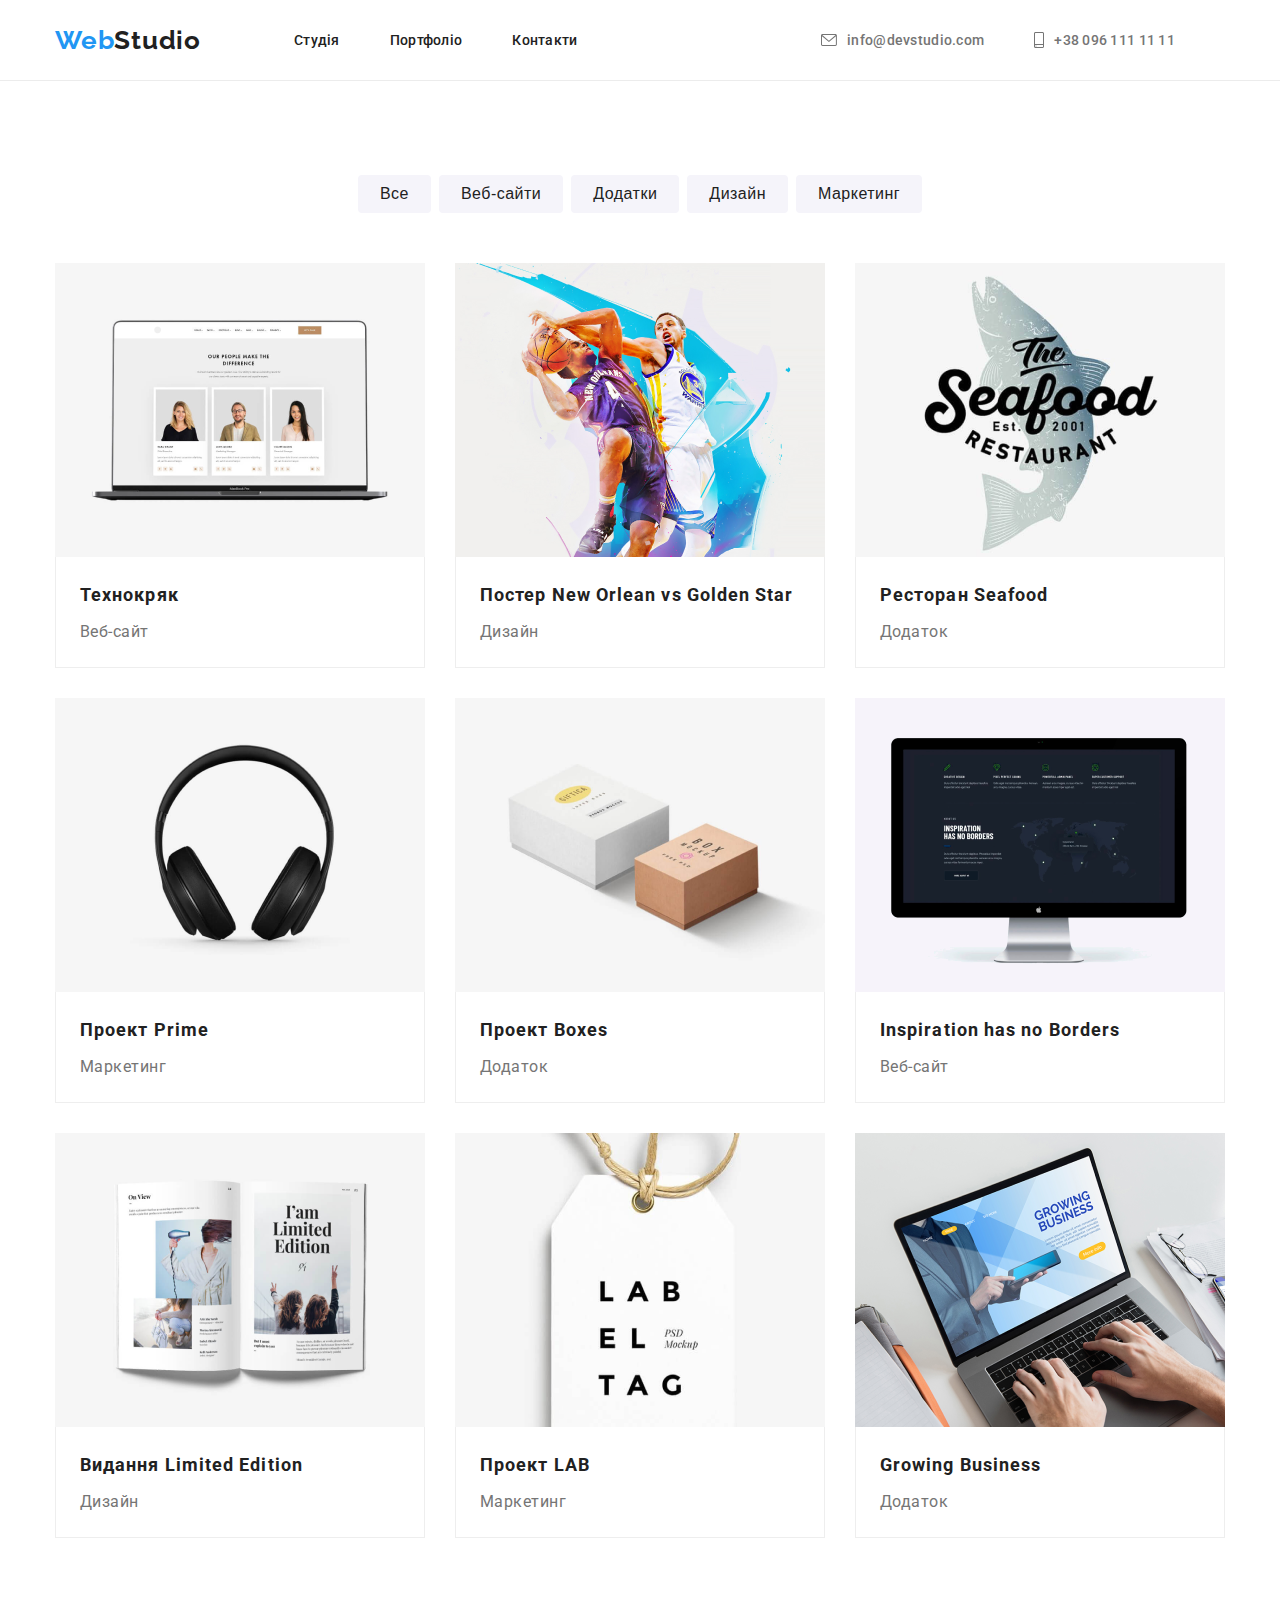
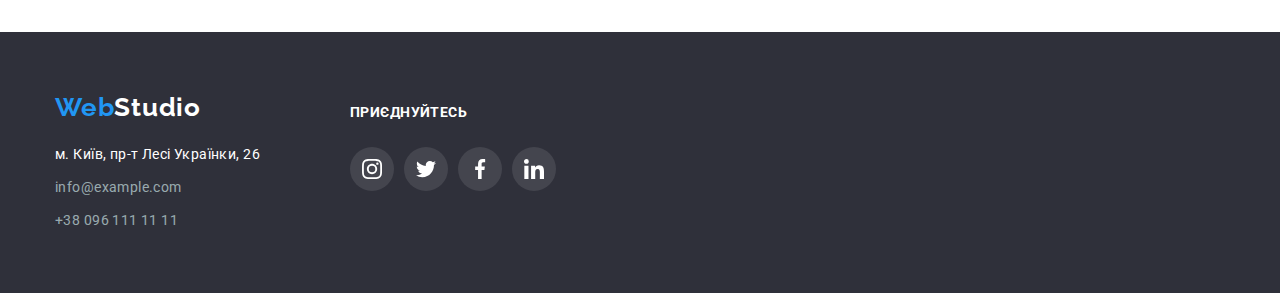
<file: portfolio.html>
<!DOCTYPE html>
<html lang="uk">
  <head>
    <meta charset="UTF-8" />
    <meta http-equiv="X-UA-Compatible" content="IE=edge" />
    <meta name="viewport" content="width=device-width, initial-scale=1.0" />
    <title>Portfolio</title>
    <!--Шрифти-->
    <link rel="preconnect" href="https://fonts.googleapis.com" />
    <link rel="preconnect" href="https://fonts.gstatic.com" crossorigin />
    <link href="https://fonts.googleapis.com/css2?family=Raleway:wght@700&family=Roboto:wght@400;500;700;900&display=swap"
      rel="stylesheet"
    />
    <link rel="stylesheet" href="https://cdnjs.cloudflare.com/ajax/libs/modern-normalize/1.1.0/modern-normalize.min.css" integrity="sha512-wpPYUAdjBVSE4KJnH1VR1HeZfpl1ub8YT/NKx4PuQ5NmX2tKuGu6U/JRp5y+Y8XG2tV+wKQpNHVUX03MfMFn9Q==" crossorigin="anonymous" referrerpolicy="no-referrer" />
    <link rel="stylesheet" href="./css/styles.css" />
  </head>

  <body>

    <header class="header.box">
      <div class="container header-container">
      <nav class="nav">
        <a href="./index.html" lang="en" class="logo"><span class="logo-accent">Web</span>Studio</a>
        <ul class="site-nav">
          <li class="item"><a href="./index.html" class="link">Студія</a></li>
          <li class="item"><a href="./portfolio.html" class="link">Портфоліо</a></li>
          <li class="item"><a href=" " class="link">Контакти</a></li>
        </ul>
      </nav>
      <ul class="contact-list">
        <!--електронна пошта-->
        <li class="item">
          <a  href="mailto:info@devstudio.com" class="link"> info@devstudio.com

            <svg class="icon" width="16" height="12">
              <use href="./images/sprite.svg#icon-mail"></use>
            </svg>

          </a>
        </li>
        <!--номер телефону-->
        <li class="item">
          <a  href="tel:+380961111111" class="link">+38 096 111 11 11

            <svg class="icon" width="10" height="16">
              <use href="./images/sprite.svg#icon-smartphone"></use>
            </svg>

          </a>
        </li>
      </ul>
      </div>
    </header>
    <main>
      <section class="btn-section">
        <div class="container">
        <h1 class="title">Портфоліо</h1>
        <ul class="list">
          <li class="item"><button type="button" class="btn-list">Все</button></li>
          <li class="item"><button type="button" class="btn-list">Веб-сайти</button></li>
          <li class="item"><button type="button" class="btn-list">Додатки</button></li>
          <li class="item"><button type="button" class="btn-list">Дизайн</button></li>
          <li class="item"><button type="button" class="btn-list">Маркетинг</button></li>
        </ul>
        <ul class="list">
          <li class="card">
            <a href="">
              <img
                src="./images2/img1.png"
                alt="Ноутбук"
                width="370"
                height="294"
              />
            </a>
           <div class="div-project"> <h2 class="project">Технокряк</h2>
            <p class="name">Веб-сайт</p> </div>
          </li>
          <li class="card">
            <a href="">
              <img
                src="./images2/img2.png"
                alt="Баскетбольний постер"
                width="370"
                height="294"
              />
            </a>
            <div class="div-project"> <h2 class="project">Постер New Orlean vs Golden Star</h2>
            <p class="name">Дизайн</p> </div>
          </li>
          <li class="card">
            <a href="">
              <img
                src="./images2/img3.png"
                alt="Лого додатку"
                width="370"
                height="294"
              />
            </a>
          <div class="div-project"> <h2 class="project">Ресторан Seafood</h2>
            <p class="name">Додаток</p> </div>
          </li>
          <li class="card">
            <a href="">
              <img
                src="./images2/img4.png"
                alt="Навушники"
                width="370"
                height="294"
              />
            </a>
           <div class="div-project"> <h2 class="project">Проект Prime</h2>
            <p class="name">Маркетинг</p> </div>
          </li>
          <li class="card">
            <a href="">
              <img
                src="./images2/img5.png"
                alt="Коробки"
                width="370"
                height="294"
              />
            </a>
            <div class="div-project"> <h2 class="project">Проект Boxes</h2>
            <p class="name">Додаток</p> </div>
          </li>
          <li class="card">
            <a href="">
              <img
                src="./images2/img6.png"
                alt="Монітор"
                width="370"
                height="294"
              />
            </a>
          <div class="div-project"> <h2 class="project">Inspiration has no Borders</h2>
            <p class="name">Веб-сайт</p> </div>
          </li>
          <li class="card">
            <a href="">
              <img
                src="./images2/img7.png"
                alt="Книга"
                width="370"
                height="294"
              />
            </a>
          <div class="div-project"> <h2 class="project">Видання Limited Edition</h2>
            <p class="name">Дизайн</p> </div>
          </li>
          <li class="card">
            <a href="">
              <img
                src="./images2/img8.png"
                alt="Етикетка"
                width="370"
                height="294"
              />
            </a>
          <div class="div-project"><h2 class="project">Проект LAB</h2>
            <p class="name">Маркетинг</p> </div>
          </li>
          <li class="card">
            <a href="">
              <img
                src="./images2/img9.png"
                alt="Додаток"
                width="370"
                height="294"
              />
            </a>
          <div class="div-project"> <h2 class="project">Growing Business</h2>
            <p class="name">Додаток</p> </div>
          </li>
        </ul>
        </div>
      </section>
    </main>

    <footer class="footer">
      <div class="container">
        <div class="ftr-box">
      <a href="./index.html" lang="en" class="logo-ftr"><span class="logo-accent-ftr">Web</span>Studio</a>
      <address class="address">
        <ul class="list">
          <li class="item">
            <a class="adrs-ftr"
              href="https://bit.ly/3pXMvUd"
              target="_blank"
              rel="noopener noreferrer"
            >
              м. Київ, пр-т Лесі Українки, 26</a
            >
          </li>
          <li class="item">
            <a  href="mailto:info@devstudio.com" class="nav-ftr"
              >info@example.com</a
            >
          </li>
          <li class="item">
            <a href="tel:+380961111111" class="nav-ftr">+38 096 111 11 11</a>
          </li>
        </ul>
      </address>
    </div>

    <div class="ftr-box-link">
      <h3 class="join">Приєднуйтесь</h3>
      <ul class="social">
        <li class="social-item">
          <a class="social-link link" href="" target="_blank" rel="noopener_noreferrer" 
          aria-label="іконка Instagram">
        
          <svg class="social-icon" width="20" height="20">
            <use href="./images/sprite.svg#icon-instagram"></use>
          </svg>
        
        </a>
        </li>
        <li class="social-item">
          <a class="social-link link" href="" target="_blank" rel="noopener_noreferrer" 
          aria-label="іконка Twitter">
        
          <svg  class="social-icon" width="20" height="20">
            <use href="./images/sprite.svg#icon-twitter"></use>
          </svg>
          </a>
        
        </li>
        <li class="social-item">
          <a class="social-link link" href="" target="_blank" rel="noopener_noreferrer" 
          aria-label="іконка Facebook">
        
          <svg class="social-icon" width="20" height="20">
            <use href="./images/sprite.svg#icon-facebook-1"></use>
          </svg>
         
        </a>
        </li>
        <li class="social-item">
          <a class="social-link link" href="" target="_blank" rel="noopener_noreferrer" 
          aria-label="іконка Linkedin">
        
          <svg class="social-icon" width="20" height="20">
            <use href="./images/sprite.svg#icon-linkedin"></use>
          </svg>
          </a>
        </li>
      </ul>
    </div>
      </div>
    </footer>
  </body>
</html>
</file>
<file: css/styles.css>
:root {
    --color-main-text: #212121;
    --color-secondary-text: #757575;
    --accent: #2196f3;
    --main-bg-cl: #e5e5e5;
    --secondary-bg-cl: #2f303a;
  }
     
    *,
    *::before,
    *::after {
    box-sizing: border-box;
    }

    html {
      box-sizing: border-box;
    }

  body {
    margin: 0%;
  }
  body {
    display: block;

  }
    body {
    font-family: 'Roboto', sans-serif;
    font-weight: 400;
    font-size: 14px;
    letter-spacing: 0.03em;
    line-height: 1.14;
  }

  ul {
    list-style: none;
  }
  a {
    text-decoration: none;
  }
  
  .icon {

    fill: currentColor;
  }
  
  .container {
    margin-right: auto;
    margin-left: auto;
    width: 1200px;
    padding-left: 15px;
    padding-right: 15px;
  }

  /** Шапка **/

  header {
    border-bottom: 1px solid #ececec;
  }
  .header.box {
letter-spacing: 0.02em;
    background-color: #FFFFFF;
  }
    .header-container {
    display: flex;
  justify-content: space-between;
  align-items: center;
  height: 80px;
  }

  .nav {
    display: flex;
    justify-content: space-between;
    align-items: center;
  }
  
  .nav > .item {
    display: flex;
    padding: 0px;
  }
 
  .logo {
    font-family: "Raleway", sans-serif;
    font-weight: 700;
    font-size: 26px;
    line-height: 31px;
    letter-spacing: 0.03em;
    color: var(--color-main-text);
  margin-right: 93px;

  
  }
  
  .logo-accent {
    color: var(--accent);
  }

  .site-nav {
    display: flex;
    padding:0%;
    list-style: none;
    padding: 0;
    margin: 0;

  }

  .link {
    margin-right: 50px;
  }

  .site-nav .link {
    font-weight: 500;
    font-size: 14px;
    line-height: 16px;
    letter-spacing: 0.02em;
    color: var(--color-main-text);

  }
  
  .site-nav .link:hover,
  .site-nav .link:focus {
    color: var(--accent);
  }
  
  .contact-list {
    font-weight: 500;
    font-size: 14px;
    line-height: 16px;
    letter-spacing: 0.02em;
  }
  
  .contact-list .link {
    display: flex;
    flex-direction: row-reverse;
    align-items: center;
    color: var(--color-secondary-text);
    
  }

  .contact-list .link:hover,
  .contact-list .link:focus {
    color: var(--accent);
  }

  .contact-list {
    display: flex;
    align-items: center;
  }

    /** .contact-list .link::before {
      content: "";
      float: left
    }
**/

  .list {
    list-style: none;
    padding: 0;
    margin: 0;
  }

    .icon {
      margin-right: 10px;
      
  }
  
  .item-icon.mail{
      width: 16px;
      height: 12px;
  }
  
  .item-icon.phone{
      width: 10px;
      height: 16px;
  }

  .icon {
    margin-right: 10px;
  }

/**Герой**/


  .hero {
    background-color: var(--secondary-bg-cl);
    padding: 200px 0;
    margin-right: auto;
    margin-left: auto;
    max-width: 1600px;

    background-image: linear-gradient(rgba(47, 48, 58, 0.4), rgba(47, 48, 58, 0.4)), url(../images/hero.png);
    background-repeat: no-repeat;
    background-position: center;
    max-width: 1600px;
    height: 600px;
  }
    
    .hero > .container {
      display: flex;
      flex-direction: column;
      align-items: center;
      justify-content: center;
    }
  
  .hero .title {
    font-weight: 900;
    font-size: 44px;
    line-height: 1.36;
    text-align: center;
    letter-spacing: 0.06em;
    text-transform: uppercase;
    color: #ffffff;

    margin-top: 0px;
    margin-bottom: 30px;

  }

  
  .btn {
    display: inline-block;
    text-align: center;
    font-size: 16px;
    font-style: normal;
    font-weight: 700;
    font-size: 16px;
    line-height: 1.88;
    color: #ffffff;
    background: var(--accent);

    width: 200px;
    height: 50px;
    border: none;
    border-radius: 4px;
    align-items: center;

  }
  .btn {
    cursor: pointer;
  }

  .btn:hover,
  .btn:focus {
    color: var(--accent);
    background-color: #FFFFFF;
  }

  /** Наші переваги **/

.advantages {
  padding-top: 94px;
  padding-bottom: 94px;

}
 

  .advantages .title {
    display: none;
  }
  
  .advantages > .container > .list {
    display: flex;
    
  }
    
  .advantages .item > .text {
    margin: 0;
  }
  
  .advantages .item {
    width: 270px;
  }

.advantages .item:not(:last-child) {
  margin-right: 30px;
}


  .subtitle {
    font-weight: 700;
    font-size: 14px;
    line-height: 16px;
    letter-spacing: 0.03em;
    text-transform: uppercase;
    color: var(--color-main-text);
    margin-top: 0;
  }
  
  .text {
    font-weight: 400;
    font-size: 14px;
    line-height: 1.71;
    letter-spacing: 0.03em;
    color: var(--color-secondary-text);
  }
  
   .icon-box {
     display: flex;
     justify-content: center;
     align-items: center;
     background-color: #F5F4FA;
     margin-bottom: 30px;
     height: 120px;
     width: 270px;
     border-radius: 4px;
   }
  /** Чим ми займаємось **/

.work {
  
  justify-content: center;

  display: flex;
  margin-right: auto;
  margin-left: auto;
  padding-bottom: 94px;

}


.work .list {
  

   display: flex;
  justify-content: space-around; 
align-items: center;
 margin: auto;
 height: 294px;
 width: 1170px;
 padding-left: 15px;
 padding-right: 15px; 
}

  .work .title {
    font-weight: 700;
    font-size: 36px;
    line-height: 1.17;
    text-align: center;
    color: var(--color-main-text);
    text-transform: none;
    
    
    
    margin-top: 0;
margin-bottom: 50px;
text-align: center;
display: block;

  }

   .work .list {
    display: flex;
    justify-content: center;
    height: 294px;
    width: 1170px;
    margin: 0%;
    padding: 0%;
  }
  
  
  .work .list > .item:not(:last-child) {
    margin-right: 30px;
  }
  .work .list > .item > img {
    display: block;
  }


/** Наша команда **/

  .team {
    background-color: #f5f4fa;
  
  justify-content: center;
  display: flex;
  padding-top: 94px;
  padding-bottom: 94px;

  
    
  }

  .team .title {
    font-weight: 700;
    font-size: 36px;
    line-height: 42px;
    text-align: center;
    letter-spacing: 0.03em;
    color: var(--color-main-text);
    text-transform: none;
    align-items: center;
 
    
    margin-top: 0;
margin-bottom: 50px;
text-align: center;
display: block;

  }

   .team .list {
    display: flex;
    justify-content: center;
    margin: 0%;
    padding: 0%;
    
  }
  
  
  .team .list > .item:not(:last-child) {
    margin-right: 30px;
  }
  .team .list > .item > img {
    display: block;
  }
 
  .team .item {
    background: #FFFFFF;
    box-shadow: 0px 1px 3px rgba(0, 0, 0, 0.12), 0px 1px 1px rgba(0, 0, 0, 0.14), 0px 2px 1px rgba(0, 0, 0, 0.2);
border-radius: 0px 0px 4px 4px;

  }

  .team .name {
    font-style: normal;
    font-weight: 500;
    font-size: 16px;
    line-height: 19px;
    letter-spacing: 0.03em;
    color: var(--color-main-text);

    margin: 0;
    padding: 0;
    text-align: center;

    

  }
    .description {
      padding: 30px 0px;
      padding-top: 30px;
      padding-bottom: 30px;
      
    }


  .team .position {
    font-weight: 400;
    font-size: 16px;
    line-height: 19px;
    letter-spacing: 0.03em;
    color: var(--color-secondary-text);

    margin-top: 10px;
    margin-bottom: 16px;
    text-align: center;
}
.social {
  display: flex;
  justify-content: center;
  align-items: center;
  padding-left: 0%;
}

.social-item {

 color: var(--color-secondary-text);
}

.social-item:not(:last-child) {
  margin-right: 10px;


}
.team .link {
 
  display: inline-flex;
  justify-content: center;
  align-items: center;
  border-radius: 50%;
margin: 0%;

}

.social-link {
  display: flex;
  justify-content: center;
  align-items: center;
  width: 44px;
  height: 44px;
  background-color: #FFFFFF;
  color: #AFB1B8;
  border-radius: 50%;

}

.social-link .link {
  display: flex;
  align-items: center;
  width: 44px;
  height: 44px;
  border-radius: 50%;
  background-size: 20px;
  background-repeat: no-repeat;
  background-position: center;
}

/** .social-links > li{
  margin-right: 10px;
}
**/ 

.social-link > li:last-child{
  margin-right: 0px;
}

.social-link .social-icon {
  display: inline-block;
}

.social-link:hover .social-icon {
  fill: #FFFFFF;
}
.social-link:focus .social-icon {
  fill: #FFFFFF;
}


.social-link:hover {
  background-color: var(--accent);
  color: #FFFFFF;
}

.social .link:focus {
  background-color: var(--accent);
  color: #FFFFFF;
}

.social-icon {
  fill: currentColor;
}


  
/** Наші клієнти **/

  .clients  {
    justify-content: center;
    height: 372px;
    display: flex;
    margin-right: auto;
    margin-left: auto;
    padding-top: 94px;
    padding-bottom: 94px;

    
  }

.clients .title {
  font-weight: 700;
    font-size: 36px;
    line-height: 42px;
    text-align: center;
    letter-spacing: 0.03em;
    color: var(--color-main-text);
    text-transform: none;
    align-items: center;
    margin-top: 0;
    margin-bottom: 50px;
    text-align: center;
    display: block;
 
}

.clients .link {
  display: flex;
  align-items: center;
  justify-content: center;
  width: 170px;
  height: 90px;
  background-color: #FFFFFF;
  border: 1px solid #AFB1B8;
  border-radius: 4px;

}
.clients .container .list {
  display: flex;
  justify-content: center;

}

.clients .list > .item:not(:last-child) {
  margin-right: 30px;
}

.clients .item {

  width: 170px;
  height: 90px;
}

.clients .link {
  color: #AFB1B8;
}
.clients-icon {
  fill: currentColor;
}

.clients .link:hover {
    color: var(--accent);
    background-color: #FFFFFF;
    border-color: 1px solid var(--accent);
    border-radius: 4px;
    border-color: var(--accent);
    fill: var(--accent);
  }
  
  .clients .link:focus {
    color: var(--accent);
    border-color: var(--accent);
    fill: var(--accent);
  }

  

/** .clients-icon:hover,
.clients-icon:focus {
  fill: var(--accent); 
}
**/


/** Підвал **/

  .footer {
    background-color: var(--secondary-bg-cl);
    padding-top: 60px;
    padding-bottom: 60px;
  }
  
  .footer .container {
    display: flex;
    justify-content: flex-start;
    flex-direction: row;
  }
  
  .ftr-box {
    display: flex;
    flex-direction: column;
  }

  .ftr-box-link {
    display: flex;
    flex-direction: column;
    align-items: center;
    align-items: flex-start;
    padding: 30px 0px;
    padding-bottom: 30px;
    padding-top: 0%;
}
  

  .ftr-box-link .link {

    display: inline-flex;
    justify-content: center;
    align-items: center;
    border-radius: 50%;
    margin: 0%;
    
}
  

  .join {
    font-family: 'Roboto';
font-style: normal;
font-weight: 700;
font-size: 14px;
line-height: 16px;
letter-spacing: 0.03em;
text-transform: uppercase;
margin-top: 0%;
margin-bottom: 20;
color: #FFFFFF;
  }

  .address {
    display: inline-block;
    padding-top: 20px;
    
  }

  .nav-ftr {
    display: inline-block;
    margin-top: 9px;
  }
  

  .logo-ftr {
    font-family: "Raleway", sans-serif;
    font-weight: 700;
    font-size: 26px;
    line-height: 31px;
    letter-spacing: 0.03em;
    color: #ffffff;
  }
  .logo-accent-ftr {
   color: var(--accent);
  }
  
  .adrs-ftr {
    font-style: normal;
    font-size: 14px;
    line-height: 1.71;
    letter-spacing: 0.03em;
    color: #ffffff;

  }
  .nav-ftr {
    font-family;
    font-style: normal;
    font-size: 14px;
    line-height: 1.71;
    letter-spacing: 0.03em;
    color: rgba(225, 255, 255, 0.6);
  }
  
  .adrs-ftr:hover,
  .adrs-ftr.link:focus {
    color: var(--accent);
  }
  .nav-ftr:hover,
  .nav-ftr.link:focus {
    color: var(--accent);
  }

.ftr-box-link {
  display: flex;
  flex-direction: column;
  justify-content: space-evenly
}

.ftr-box-link {
  padding-top: 0%;
  margin-left: 90px;
}

.ftr-box-link .social {
  padding: 0%;
  margin: 0%;
}

.ftr-box-link .item:not(:last-child) {
  margin-right: 10px;
}
.ftr-box-link .link {
  display: flex;
  align-items: center;
  justify-content: center;
  width: 44px;
  height: 44px;
  border-radius: 50%;

  background-color: rgba(255, 255, 255, 0.1);
  color: #FFFFFF;
}
.ftr-box-link .link:hover,
.ftr-box-link .link:focus {
  background-color: var(--accent);
  fill: #FFFFFF;
}


  /* Portfolio.html */


  .btn-section {
      padding-top: 94px;
      padding-bottom: 94px;
    }
    
    .btn-section  > .container > .list {
      display: flex;
      justify-content: center;
      flex-wrap: wrap;
    }
    
    .btn-section  .list:first-of-type {
      margin-bottom: 50px;
    }
    
    .btn-section  .item:not(:last-child) {
      margin-right: 8px;
  }


  .btn-section > .container .title {
      display: none;
  }
   .btn-list {
    font-family;
    font-weight: 500;
    font-size: 16px;
    line-height: 1.62;
    letter-spacing: 0.03em;
    color: var(--color-main-text);
    background-color: #F5F4FA;

      padding: 6px 22px;
      border-radius: 4px;
      border: none;

   }

   .btn-list:hover,
   .btn-list:focus {
       background-color: var(--accent);
       color: #ffffff
   }
   .btn-list {
    cursor: pointer;
   }

.card .project {
 margin: 0;
  margin-bottom: 4px;
}

   .project {
    font-family;
    font-weight: 700;
    font-size: 18px;
    line-height: 2.00;
    letter-spacing: 0.06em;
    color: var(--color-main-text);
   }

   .card:not(:nth-child(3n + 3)) {
    margin-right: 30px;
  }
  
  .card:not(:nth-last-child(-n + 3)) {
    margin-bottom: 30px;
  }
  
  .card:hover,
  .ard:focus {
    box-shadow: 0px 1px 1px rgba(0, 0, 0, 0.12), 0px 4px 4px rgba(0, 0, 0, 0.06), 1px 4px 6px rgba(0, 0, 0, 0.16);
  }

  .card img {
    display: block;
  }
  
  .card > .link {
    color: inherit;
  }
  
  .card .name {
    display: inline-block;
    margin: 0;
  }
   .name { 
    font-family;
    font-style: normal;
    font-weight: 400;
    font-size: 16px;
    line-height: 1.88;
    letter-spacing: 0.03em;
    color:var(--color-secondary-text);
   }

   .div-project {

   border: 1px solid #eeeeee;
    border-top: transparent;
    padding: 20px 24px;
   }
</file>
